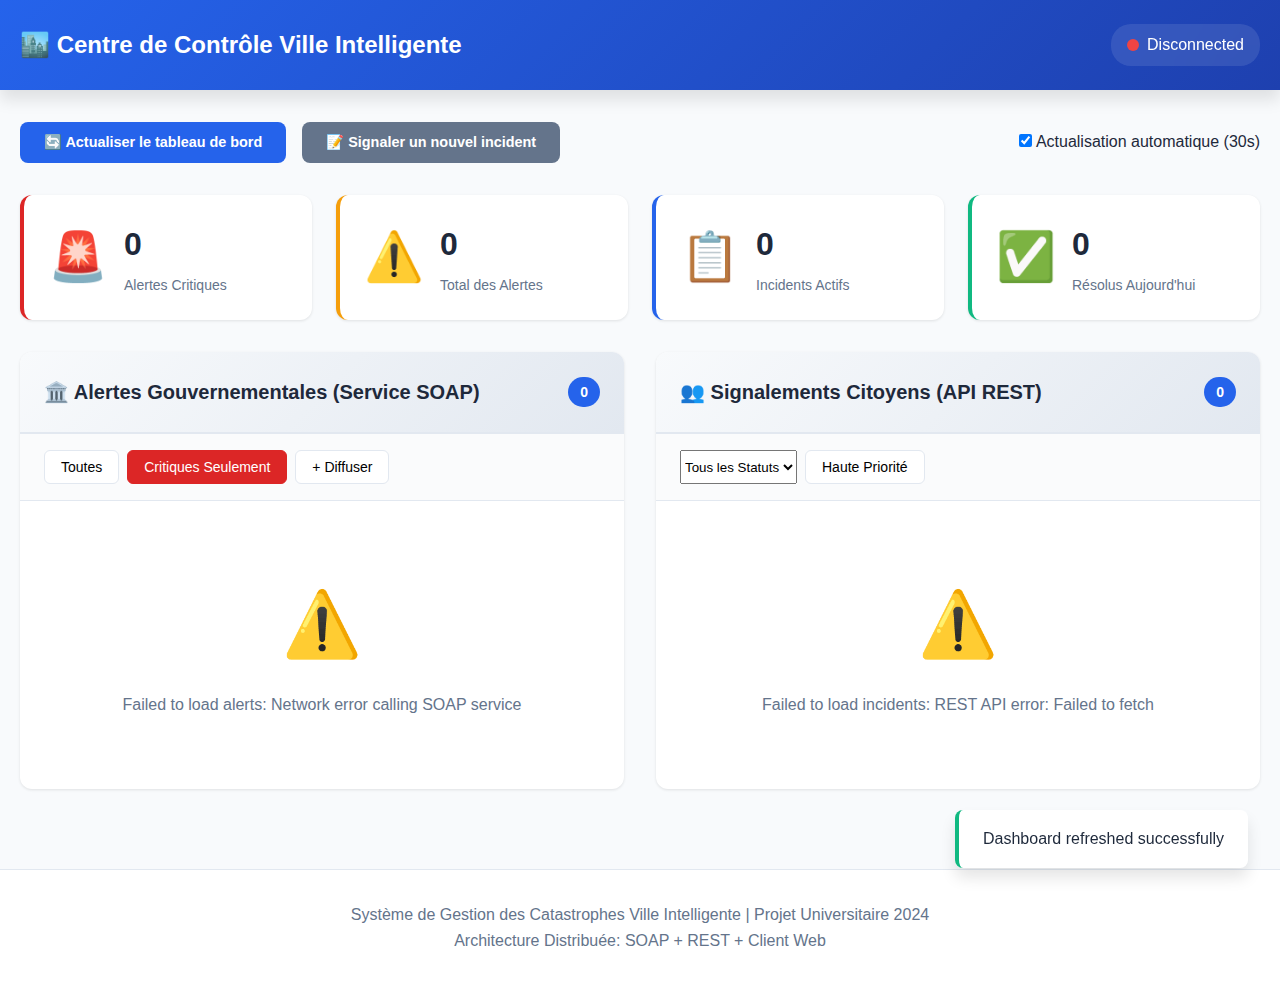
<file: control-center-client/src/main/webapp/index.html>
<!DOCTYPE html>
<html lang="fr">
<head>
    <meta charset="UTF-8">
    <meta name="viewport" content="width=device-width, initial-scale=1.0">
    <title>Ville Intelligente - Tableau de Bord du Centre de Contrôle</title>
    <link rel="stylesheet" href="css/dashboard.css">
</head>
<body>
<!-- Header -->
<header class="header">
    <div class="container">
        <h1 class="logo">🏙️ Centre de Contrôle Ville Intelligente</h1>
        <div class="status-indicator">
            <span class="status-dot" id="connectionStatus"></span>
            <span id="statusText">Connexion...</span>
        </div>
    </div>
</header>

<!-- Main Dashboard -->
<main class="dashboard">
    <div class="container">

        <!-- Dashboard Controls -->
        <div class="controls-panel">
            <button class="btn btn-primary" onclick="refreshDashboard()">
                🔄 Actualiser le tableau de bord
            </button>
            <button class="btn btn-secondary" onclick="showReportModal()">
                📝 Signaler un nouvel incident
            </button>
            <div class="auto-refresh">
                <label>
                    <input type="checkbox" id="autoRefresh" checked>
                    Actualisation automatique (30s)
                </label>
            </div>
        </div>

        <!-- Statistics Cards -->
        <div class="stats-grid">
            <div class="stat-card critical">
                <div class="stat-icon">🚨</div>
                <div class="stat-content">
                    <h3 id="criticalAlertsCount">-</h3>
                    <p>Alertes Critiques</p>
                </div>
            </div>
            <div class="stat-card warning">
                <div class="stat-icon">⚠️</div>
                <div class="stat-content">
                    <h3 id="totalAlertsCount">-</h3>
                    <p>Total des Alertes</p>
                </div>
            </div>
            <div class="stat-card info">
                <div class="stat-icon">📋</div>
                <div class="stat-content">
                    <h3 id="totalIncidentsCount">-</h3>
                    <p>Incidents Actifs</p>
                </div>
            </div>
            <div class="stat-card success">
                <div class="stat-icon">✅</div>
                <div class="stat-content">
                    <h3 id="resolvedCount">-</h3>
                    <p>Résolus Aujourd'hui</p>
                </div>
            </div>
        </div>

        <!-- Two-Column Layout -->
        <div class="main-grid">

            <!-- Left Column: Government Alerts (SOAP) -->
            <div class="panel alerts-panel">
                <div class="panel-header">
                    <h2>🏛️ Alertes Gouvernementales (Service SOAP)</h2>
                    <span class="badge" id="alertsBadge">0</span>
                </div>
                <div class="panel-controls">
                    <button class="btn-small" onclick="loadAllAlerts()">Toutes</button>
                    <button class="btn-small critical-btn" onclick="loadCriticalAlerts()">Critiques Seulement</button>
                    <button class="btn-small" onclick="showBroadcastModal()">+ Diffuser</button>
                </div>
                <div class="panel-content" id="alertsContainer">
                    <div class="loading">Chargement des alertes...</div>
                </div>
            </div>

            <!-- Right Column: Citizen Incidents (REST) -->
            <div class="panel incidents-panel">
                <div class="panel-header">
                    <h2>👥 Signalements Citoyens (API REST)</h2>
                    <span class="badge" id="incidentsBadge">0</span>
                </div>
                <div class="panel-controls">
                    <select id="statusFilter" onchange="filterIncidents()">
                        <option value="">Tous les Statuts</option>
                        <option value="REPORTED">Signalé</option>
                        <option value="ACKNOWLEDGED">Reconnu</option>
                        <option value="IN_PROGRESS">En Cours</option>
                        <option value="RESOLVED">Résolu</option>
                    </select>
                    <button class="btn-small" onclick="loadHighPriorityIncidents()">Haute Priorité</button>
                </div>
                <div class="panel-content" id="incidentsContainer">
                    <div class="loading">Chargement des incidents...</div>
                </div>
            </div>
        </div>
    </div>
</main>

<!-- Report Incident Modal -->
<div id="reportModal" class="modal">
    <div class="modal-content">
        <span class="close" onclick="closeModal('reportModal')">&times;</span>
        <h2>Signaler un Nouvel Incident</h2>
        <form id="reportForm" onsubmit="submitIncident(event)">
            <div class="form-group">
                <label>Type:</label>
                <select id="incidentType" required>
                    <option value="">Sélectionner le Type</option>
                    <option value="Incendie">Incendie</option>
                    <option value="Urgence Médicale">Urgence Médicale</option>
                    <option value="Accident de Circulation">Accident de Circulation</option>
                    <option value="Crime">Crime</option>
                    <option value="Matières Dangereuses">Matières Dangereuses</option>
                    <option value="Inondation">Inondation</option>
                    <option value="Panne de Courant">Panne de Courant</option>
                    <option value="Autre">Autre</option>
                </select>
            </div>
            <div class="form-group">
                <label>Localisation:</label>
                <input type="text" id="incidentLocation" required placeholder="ex: 123 Rue Principale">
            </div>
            <div class="form-group">
                <label>Description:</label>
                <textarea id="incidentDescription" required rows="4"
                          placeholder="Décrivez l'incident..."></textarea>
            </div>
            <div class="form-group">
                <label>Signalé par:</label>
                <input type="text" id="incidentReporter" required placeholder="Votre nom ou identifiant">
            </div>
            <div class="form-group">
                <label>Priorité (1-5):</label>
                <input type="number" id="incidentPriority" min="1" max="5" value="3" required>
            </div>
            <button type="submit" class="btn btn-primary">Soumettre le Signalement</button>
        </form>
    </div>
</div>

<!-- Broadcast Alert Modal -->
<div id="broadcastModal" class="modal">
    <div class="modal-content">
        <span class="close" onclick="closeModal('broadcastModal')">&times;</span>
        <h2>Diffuser une Alerte d'Urgence</h2>
        <form id="broadcastForm" onsubmit="broadcastAlert(event)">
            <div class="form-group">
                <label>Sévérité:</label>
                <select id="alertSeverity" required>
                    <option value="INFO">Info</option>
                    <option value="WARNING">Avertissement</option>
                    <option value="SEVERE">Sévère</option>
                    <option value="CRITICAL">Critique</option>
                </select>
            </div>
            <div class="form-group">
                <label>Région:</label>
                <input type="text" id="alertRegion" required placeholder="ex: Centre-ville">
            </div>
            <div class="form-group">
                <label>Message:</label>
                <textarea id="alertMessage" required rows="4"
                          placeholder="Message d'alerte d'urgence..."></textarea>
            </div>
            <div class="form-group">
                <label>Émetteur:</label>
                <input type="text" id="alertIssuer" required placeholder="Nom de l'agence">
            </div>
            <button type="submit" class="btn btn-primary">Diffuser l'Alerte</button>
        </form>
    </div>
</div>

<!-- Notification Toast -->
<div id="toast" class="toast"></div>

<!-- Footer -->
<footer class="footer">
    <p>Système de Gestion des Catastrophes Ville Intelligente | Projet Universitaire 2024</p>
    <p>Architecture Distribuée: SOAP + REST + Client Web</p>
</footer>

<script src="js/dashboard.js"></script>
</body>
</html>
</file>
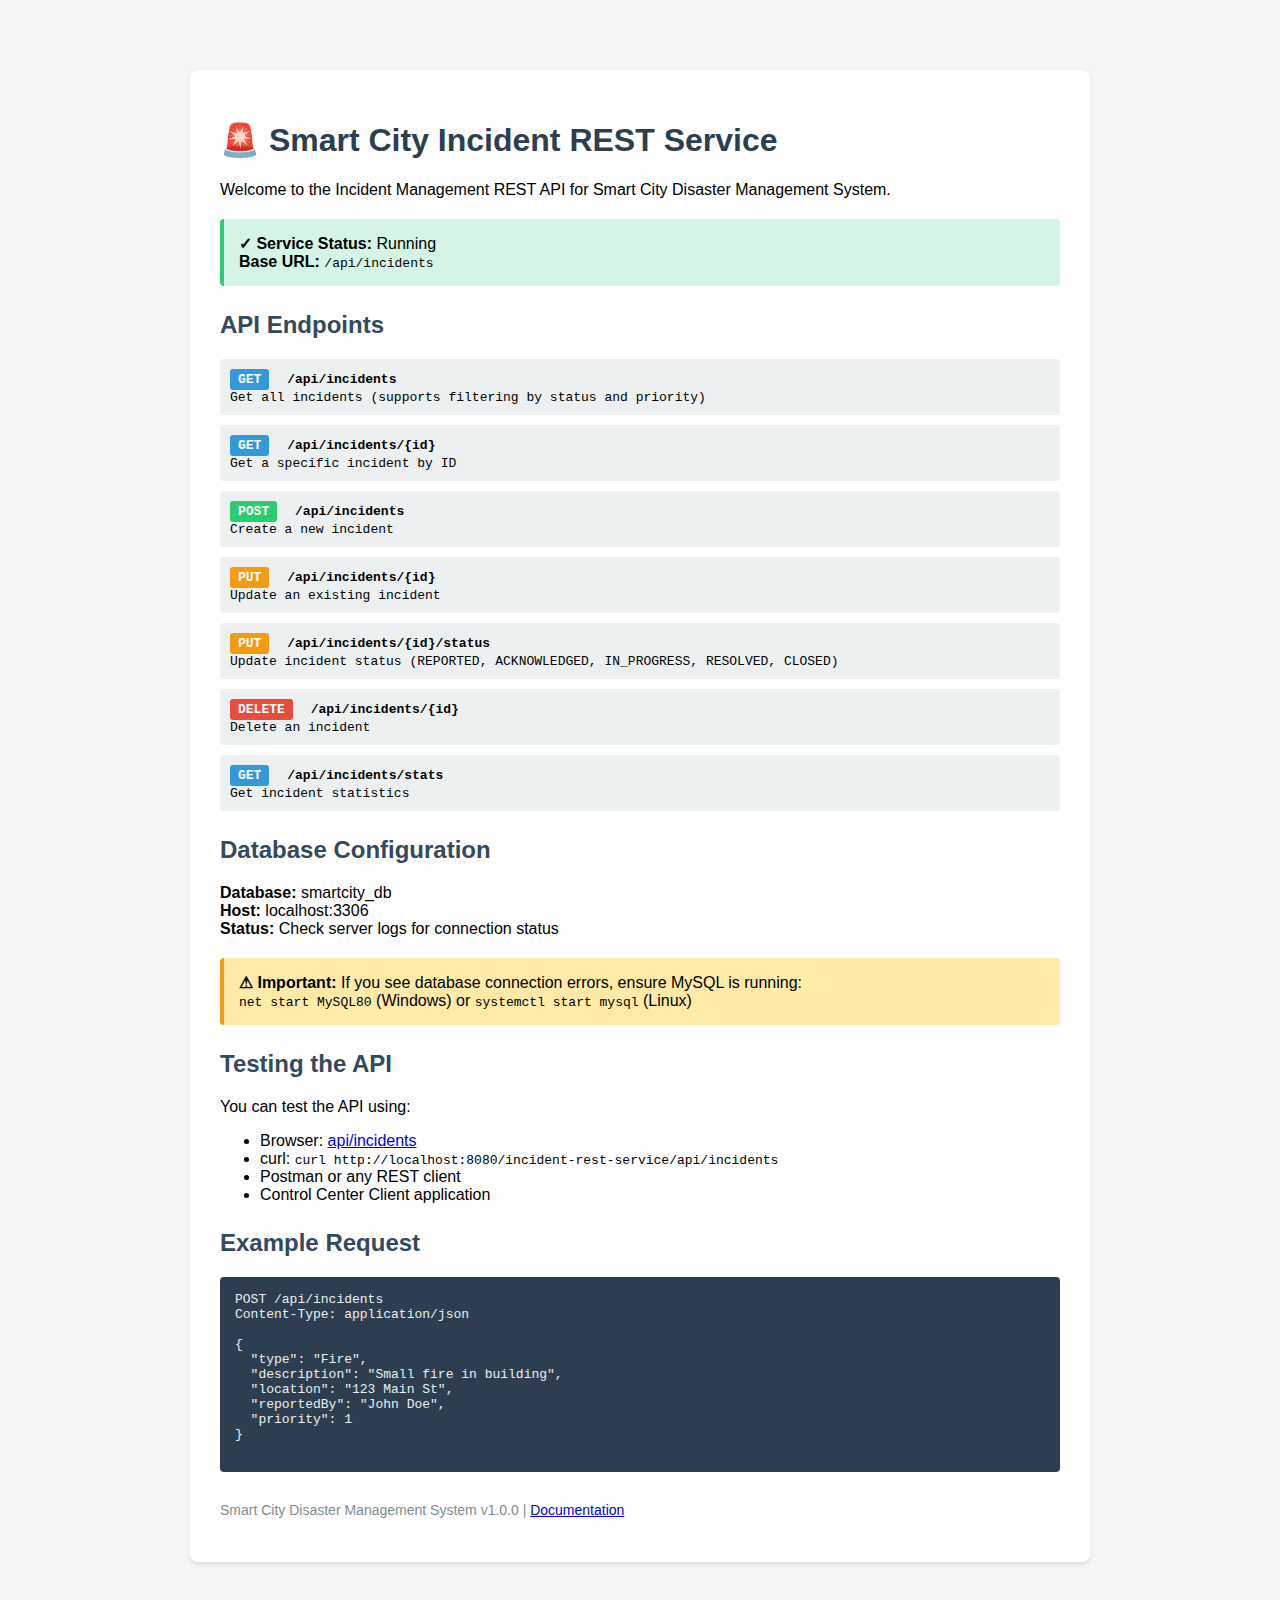
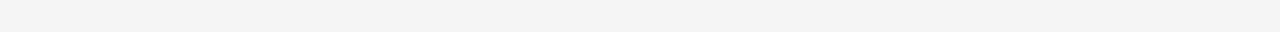
<file: incident-rest-service/src/main/webapp/index.html>
<!DOCTYPE html>
<html lang="en">
<head>
    <meta charset="UTF-8">
    <meta name="viewport" content="width=device-width, initial-scale=1.0">
    <title>Smart City Incident REST Service</title>
    <style>
        body {
            font-family: Arial, sans-serif;
            max-width: 900px;
            margin: 50px auto;
            padding: 20px;
            background-color: #f5f5f5;
        }
        .container {
            background: white;
            padding: 30px;
            border-radius: 8px;
            box-shadow: 0 2px 4px rgba(0,0,0,0.1);
        }
        h1 { color: #2c3e50; }
        h2 { color: #34495e; margin-top: 25px; }
        .endpoint {
            background: #ecf0f1;
            padding: 10px;
            margin: 10px 0;
            border-radius: 4px;
            font-family: monospace;
        }
        .method {
            display: inline-block;
            padding: 3px 8px;
            border-radius: 3px;
            font-weight: bold;
            margin-right: 10px;
        }
        .get { background: #3498db; color: white; }
        .post { background: #2ecc71; color: white; }
        .put { background: #f39c12; color: white; }
        .delete { background: #e74c3c; color: white; }
        .status {
            padding: 15px;
            margin: 20px 0;
            border-radius: 4px;
        }
        .status.success { background: #d5f4e6; border-left: 4px solid #2ecc71; }
        .status.warning { background: #ffeaa7; border-left: 4px solid #f39c12; }
    </style>
</head>
<body>
    <div class="container">
        <h1>🚨 Smart City Incident REST Service</h1>
        <p>Welcome to the Incident Management REST API for Smart City Disaster Management System.</p>

        <div class="status success">
            <strong>✓ Service Status:</strong> Running<br>
            <strong>Base URL:</strong> <code>/api/incidents</code>
        </div>

        <h2>API Endpoints</h2>

        <div class="endpoint">
            <span class="method get">GET</span>
            <strong>/api/incidents</strong><br>
            Get all incidents (supports filtering by status and priority)
        </div>

        <div class="endpoint">
            <span class="method get">GET</span>
            <strong>/api/incidents/{id}</strong><br>
            Get a specific incident by ID
        </div>

        <div class="endpoint">
            <span class="method post">POST</span>
            <strong>/api/incidents</strong><br>
            Create a new incident
        </div>

        <div class="endpoint">
            <span class="method put">PUT</span>
            <strong>/api/incidents/{id}</strong><br>
            Update an existing incident
        </div>

        <div class="endpoint">
            <span class="method put">PUT</span>
            <strong>/api/incidents/{id}/status</strong><br>
            Update incident status (REPORTED, ACKNOWLEDGED, IN_PROGRESS, RESOLVED, CLOSED)
        </div>

        <div class="endpoint">
            <span class="method delete">DELETE</span>
            <strong>/api/incidents/{id}</strong><br>
            Delete an incident
        </div>

        <div class="endpoint">
            <span class="method get">GET</span>
            <strong>/api/incidents/stats</strong><br>
            Get incident statistics
        </div>

        <h2>Database Configuration</h2>
        <p>
            <strong>Database:</strong> smartcity_db<br>
            <strong>Host:</strong> localhost:3306<br>
            <strong>Status:</strong> Check server logs for connection status
        </p>

        <div class="status warning">
            <strong>⚠ Important:</strong> If you see database connection errors, ensure MySQL is running:<br>
            <code>net start MySQL80</code> (Windows) or <code>systemctl start mysql</code> (Linux)
        </div>

        <h2>Testing the API</h2>
        <p>You can test the API using:</p>
        <ul>
            <li>Browser: <a href="api/incidents" target="_blank">api/incidents</a></li>
            <li>curl: <code>curl http://localhost:8080/incident-rest-service/api/incidents</code></li>
            <li>Postman or any REST client</li>
            <li>Control Center Client application</li>
        </ul>

        <h2>Example Request</h2>
        <pre style="background: #2c3e50; color: #ecf0f1; padding: 15px; border-radius: 4px;">
POST /api/incidents
Content-Type: application/json

{
  "type": "Fire",
  "description": "Small fire in building",
  "location": "123 Main St",
  "reportedBy": "John Doe",
  "priority": 1
}
        </pre>

        <p style="margin-top: 30px; color: #7f8c8d; font-size: 14px;">
            Smart City Disaster Management System v1.0.0 |
            <a href="https://github.com/smartcity" target="_blank">Documentation</a>
        </p>
    </div>
</body>
</html>
</file>
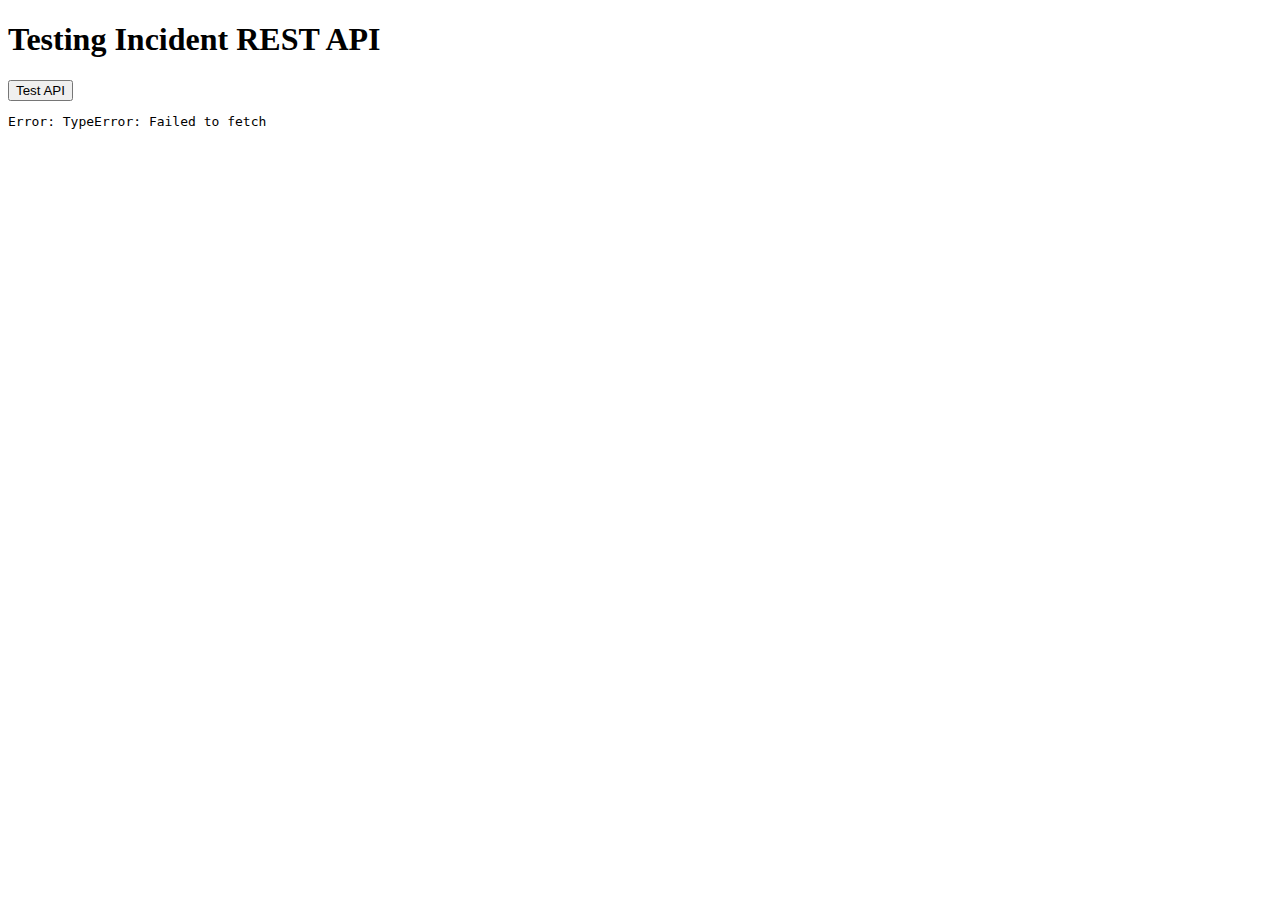
<file: test-api.html>
<!DOCTYPE html>
<html>
<head>
    <title>Test Incident API</title>
</head>
<body>
    <h1>Testing Incident REST API</h1>
    <button onclick="testAPI()">Test API</button>
    <pre id="result"></pre>

    <script>
        function testAPI() {
            fetch('http://localhost:8080/incident-rest-service/api/incidents')
                .then(response => response.json())
                .then(data => {
                    document.getElementById('result').textContent = JSON.stringify(data, null, 2);
                    console.log('Success:', data);
                })
                .catch(error => {
                    document.getElementById('result').textContent = 'Error: ' + error;
                    console.error('Error:', error);
                });
        }
        // Auto-test on load
        testAPI();
    </script>
</body>
</html>
</file>
<file: control-center-client/src/main/webapp/css/dashboard.css>
/* Global Styles */
* {
    margin: 0;
    padding: 0;
    box-sizing: border-box;
}

:root {
    --primary-color: #2563eb;
    --secondary-color: #64748b;
    --success-color: #10b981;
    --warning-color: #f59e0b;
    --danger-color: #ef4444;
    --critical-color: #dc2626;
    --bg-color: #f8fafc;
    --panel-bg: #ffffff;
    --text-primary: #1e293b;
    --text-secondary: #64748b;
    --border-color: #e2e8f0;
    --shadow: 0 1px 3px rgba(0,0,0,0.1);
    --shadow-lg: 0 10px 15px rgba(0,0,0,0.1);
}

body {
    font-family: -apple-system, BlinkMacSystemFont, 'Segoe UI', Roboto, Oxygen, Ubuntu, Cantarell, sans-serif;
    background-color: var(--bg-color);
    color: var(--text-primary);
    line-height: 1.6;
}

.container {
    max-width: 1400px;
    margin: 0 auto;
    padding: 0 20px;
}

/* Header */
.header {
    background: linear-gradient(135deg, #2563eb 0%, #1e40af 100%);
    color: white;
    padding: 1.5rem 0;
    box-shadow: var(--shadow-lg);
}

.header .container {
    display: flex;
    justify-content: space-between;
    align-items: center;
}

.logo {
    font-size: 1.5rem;
    font-weight: 700;
}

.status-indicator {
    display: flex;
    align-items: center;
    gap: 0.5rem;
    background: rgba(255,255,255,0.1);
    padding: 0.5rem 1rem;
    border-radius: 20px;
    backdrop-filter: blur(10px);
}

.status-dot {
    width: 12px;
    height: 12px;
    border-radius: 50%;
    background: var(--success-color);
    animation: pulse 2s infinite;
}

.status-dot.disconnected {
    background: var(--danger-color);
}

@keyframes pulse {
    0%, 100% { opacity: 1; }
    50% { opacity: 0.5; }
}

/* Dashboard */
.dashboard {
    padding: 2rem 0;
}

/* Controls Panel */
.controls-panel {
    display: flex;
    gap: 1rem;
    align-items: center;
    margin-bottom: 2rem;
    flex-wrap: wrap;
}

.auto-refresh {
    margin-left: auto;
    display: flex;
    align-items: center;
    gap: 0.5rem;
}

/* Statistics Grid */
.stats-grid {
    display: grid;
    grid-template-columns: repeat(auto-fit, minmax(250px, 1fr));
    gap: 1.5rem;
    margin-bottom: 2rem;
}

.stat-card {
    background: var(--panel-bg);
    padding: 1.5rem;
    border-radius: 12px;
    box-shadow: var(--shadow);
    display: flex;
    align-items: center;
    gap: 1rem;
    transition: transform 0.2s, box-shadow 0.2s;
}

.stat-card:hover {
    transform: translateY(-2px);
    box-shadow: var(--shadow-lg);
}

.stat-icon {
    font-size: 3rem;
}

.stat-content h3 {
    font-size: 2rem;
    font-weight: 700;
    margin-bottom: 0.25rem;
}

.stat-content p {
    color: var(--text-secondary);
    font-size: 0.875rem;
}

.stat-card.critical {
    border-left: 4px solid var(--critical-color);
}

.stat-card.warning {
    border-left: 4px solid var(--warning-color);
}

.stat-card.info {
    border-left: 4px solid var(--primary-color);
}

.stat-card.success {
    border-left: 4px solid var(--success-color);
}

/* Main Grid */
.main-grid {
    display: grid;
    grid-template-columns: 1fr 1fr;
    gap: 2rem;
}

@media (max-width: 1024px) {
    .main-grid {
        grid-template-columns: 1fr;
    }
}

/* Panel */
.panel {
    background: var(--panel-bg);
    border-radius: 12px;
    box-shadow: var(--shadow);
    overflow: hidden;
}

.panel-header {
    background: linear-gradient(135deg, #f8fafc 0%, #e2e8f0 100%);
    padding: 1.5rem;
    display: flex;
    justify-content: space-between;
    align-items: center;
    border-bottom: 2px solid var(--border-color);
}

.panel-header h2 {
    font-size: 1.25rem;
    font-weight: 600;
}

.badge {
    background: var(--primary-color);
    color: white;
    padding: 0.25rem 0.75rem;
    border-radius: 20px;
    font-size: 0.875rem;
    font-weight: 600;
}

.panel-controls {
    padding: 1rem 1.5rem;
    display: flex;
    gap: 0.5rem;
    border-bottom: 1px solid var(--border-color);
    background: #fafbfc;
}

.panel-content {
    padding: 1.5rem;
    max-height: 600px;
    overflow-y: auto;
}

/* Alert & Incident Cards */
.alert-card, .incident-card {
    background: var(--panel-bg);
    border: 1px solid var(--border-color);
    border-radius: 8px;
    padding: 1rem;
    margin-bottom: 1rem;
    transition: all 0.2s;
}

.alert-card:hover, .incident-card:hover {
    box-shadow: var(--shadow-lg);
    transform: translateX(4px);
}

.alert-card {
    border-left: 4px solid var(--primary-color);
}

.alert-card.critical {
    border-left-color: var(--critical-color);
    background: #fef2f2;
}

.alert-card.severe {
    border-left-color: var(--warning-color);
    background: #fffbeb;
}

.alert-card.warning {
    border-left-color: var(--warning-color);
}

.card-header {
    display: flex;
    justify-content: space-between;
    align-items: center;
    margin-bottom: 0.75rem;
}

.card-title {
    font-weight: 600;
    font-size: 1.1rem;
}

.severity-badge, .status-badge {
    padding: 0.25rem 0.75rem;
    border-radius: 12px;
    font-size: 0.75rem;
    font-weight: 600;
    text-transform: uppercase;
}

.severity-badge.critical {
    background: var(--critical-color);
    color: white;
}

.severity-badge.severe {
    background: var(--warning-color);
    color: white;
}

.severity-badge.warning {
    background: #fbbf24;
    color: white;
}

.severity-badge.info {
    background: var(--primary-color);
    color: white;
}

.status-badge {
    background: var(--secondary-color);
    color: white;
}

.status-badge.reported {
    background: #3b82f6;
}

.status-badge.acknowledged {
    background: #8b5cf6;
}

.status-badge.in_progress {
    background: #f59e0b;
}

.status-badge.resolved {
    background: var(--success-color);
}

.card-content {
    color: var(--text-secondary);
    font-size: 0.9rem;
    line-height: 1.6;
}

.card-meta {
    display: flex;
    gap: 1rem;
    margin-top: 0.75rem;
    font-size: 0.875rem;
    color: var(--text-secondary);
}

.card-meta span {
    display: flex;
    align-items: center;
    gap: 0.25rem;
}

.card-actions {
    display: flex;
    gap: 0.5rem;
    margin-top: 1rem;
}

/* Buttons */
.btn {
    padding: 0.75rem 1.5rem;
    border: none;
    border-radius: 8px;
    font-weight: 600;
    cursor: pointer;
    transition: all 0.2s;
    font-size: 0.9rem;
}

.btn-primary {
    background: var(--primary-color);
    color: white;
}

.btn-primary:hover {
    background: #1d4ed8;
    transform: translateY(-1px);
    box-shadow: var(--shadow);
}

.btn-secondary {
    background: var(--secondary-color);
    color: white;
}

.btn-secondary:hover {
    background: #475569;
}

.btn-small {
    padding: 0.5rem 1rem;
    font-size: 0.875rem;
    border: 1px solid var(--border-color);
    background: white;
    border-radius: 6px;
    cursor: pointer;
    transition: all 0.2s;
}

.btn-small:hover {
    background: var(--bg-color);
    border-color: var(--primary-color);
}

.btn-small.critical-btn {
    background: var(--critical-color);
    color: white;
    border-color: var(--critical-color);
}

.btn-small.critical-btn:hover {
    background: #b91c1c;
}

.btn-action {
    padding: 0.375rem 0.75rem;
    font-size: 0.8125rem;
}

/* Modal */
.modal {
    display: none;
    position: fixed;
    z-index: 1000;
    left: 0;
    top: 0;
    width: 100%;
    height: 100%;
    background: rgba(0,0,0,0.5);
    backdrop-filter: blur(4px);
}

.modal-content {
    background: white;
    margin: 5% auto;
    padding: 2rem;
    border-radius: 12px;
    max-width: 500px;
    box-shadow: var(--shadow-lg);
    animation: slideDown 0.3s ease-out;
}

@keyframes slideDown {
    from {
        transform: translateY(-50px);
        opacity: 0;
    }
    to {
        transform: translateY(0);
        opacity: 1;
    }
}

.close {
    color: var(--text-secondary);
    float: right;
    font-size: 1.75rem;
    font-weight: bold;
    cursor: pointer;
    line-height: 1;
}

.close:hover {
    color: var(--text-primary);
}

.form-group {
    margin-bottom: 1.25rem;
}

.form-group label {
    display: block;
    margin-bottom: 0.5rem;
    font-weight: 600;
    color: var(--text-primary);
}

.form-group input,
.form-group select,
.form-group textarea {
    width: 100%;
    padding: 0.75rem;
    border: 1px solid var(--border-color);
    border-radius: 6px;
    font-size: 1rem;
    font-family: inherit;
    transition: border-color 0.2s;
}

.form-group input:focus,
.form-group select:focus,
.form-group textarea:focus {
    outline: none;
    border-color: var(--primary-color);
    box-shadow: 0 0 0 3px rgba(37, 99, 235, 0.1);
}

/* Toast Notification */
.toast {
    position: fixed;
    bottom: 2rem;
    right: 2rem;
    background: white;
    padding: 1rem 1.5rem;
    border-radius: 8px;
    box-shadow: var(--shadow-lg);
    display: none;
    z-index: 2000;
    animation: slideIn 0.3s ease-out;
}

@keyframes slideIn {
    from {
        transform: translateX(400px);
    }
    to {
        transform: translateX(0);
    }
}

.toast.success {
    border-left: 4px solid var(--success-color);
}

.toast.error {
    border-left: 4px solid var(--danger-color);
}

/* Loading State */
.loading {
    text-align: center;
    padding: 2rem;
    color: var(--text-secondary);
}

.empty-state {
    text-align: center;
    padding: 3rem;
    color: var(--text-secondary);
}

.empty-state-icon {
    font-size: 4rem;
    margin-bottom: 1rem;
}

/* Footer */
.footer {
    background: var(--panel-bg);
    padding: 2rem 0;
    margin-top: 3rem;
    text-align: center;
    color: var(--text-secondary);
    border-top: 1px solid var(--border-color);
}

/* Scrollbar Styling */
.panel-content::-webkit-scrollbar {
    width: 8px;
}

.panel-content::-webkit-scrollbar-track {
    background: var(--bg-color);
}

.panel-content::-webkit-scrollbar-thumb {
    background: var(--border-color);
    border-radius: 4px;
}

.panel-content::-webkit-scrollbar-thumb:hover {
    background: var(--secondary-color);
}
</file>
